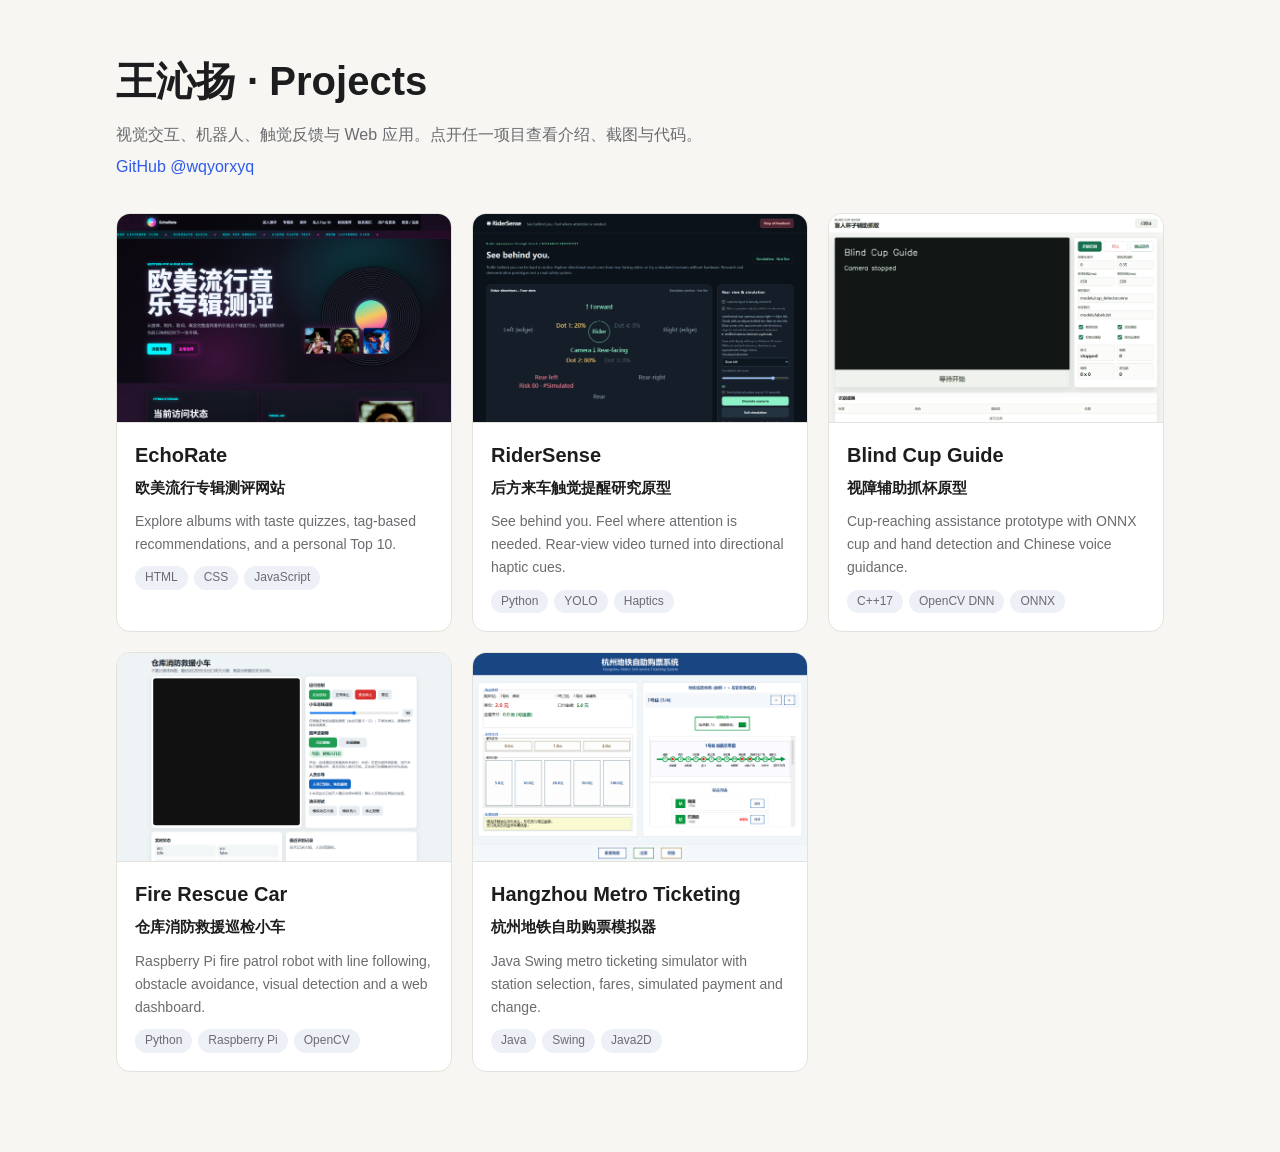
<file: index.html>
<!doctype html><html lang="zh-CN"><head><meta charset="utf-8">
<meta name="viewport" content="width=device-width,initial-scale=1">
<title>王沁扬 · Projects</title><meta name="description" content="王沁扬的项目合集：视觉交互、机器人、触觉反馈与 Web 应用。点开任一项目即可查看介绍、截图与代码。">
<meta property="og:type" content="website"><meta property="og:site_name" content="王沁扬 · Projects">
<meta property="og:title" content="王沁扬 · Projects"><meta property="og:description" content="王沁扬的项目合集：视觉交互、机器人、触觉反馈与 Web 应用。点开任一项目即可查看介绍、截图与代码。">
<meta property="og:url" content="https://wqyorxyq.github.io/"><meta property="og:image" content="https://wqyorxyq.github.io/assets/echorate.png">
<meta name="twitter:card" content="summary_large_image"><meta name="twitter:title" content="王沁扬 · Projects">
<meta name="twitter:description" content="王沁扬的项目合集：视觉交互、机器人、触觉反馈与 Web 应用。点开任一项目即可查看介绍、截图与代码。"><meta name="twitter:image" content="https://wqyorxyq.github.io/assets/echorate.png">
<link rel="stylesheet" href="style.css"></head><body>
<main class="wrap"><header class="hero"><h1>王沁扬 · Projects</h1>
<p>视觉交互、机器人、触觉反馈与 Web 应用。点开任一项目查看介绍、截图与代码。</p>
<p class="links"><a href="https://github.com/wqyorxyq">GitHub @wqyorxyq</a></p></header>
<section class="grid">
<a class="card" href="projects/echorate/">
  <img src="assets/echorate.png" alt="EchoRate 截图" loading="lazy">
  <div class="card-body"><h2>EchoRate</h2><p class="zh">欧美流行专辑测评网站</p>
  <p>Explore albums with taste quizzes, tag-based recommendations, and a personal Top 10.</p><div class="tags"><span class="tag">HTML</span><span class="tag">CSS</span><span class="tag">JavaScript</span></div></div>
</a>
<a class="card" href="projects/ridersense/">
  <img src="assets/ridersense.png" alt="RiderSense 截图" loading="lazy">
  <div class="card-body"><h2>RiderSense</h2><p class="zh">后方来车触觉提醒研究原型</p>
  <p>See behind you. Feel where attention is needed. Rear-view video turned into directional haptic cues.</p><div class="tags"><span class="tag">Python</span><span class="tag">YOLO</span><span class="tag">Haptics</span></div></div>
</a>
<a class="card" href="projects/blind-cup-guide/">
  <img src="assets/blindcup.png" alt="Blind Cup Guide 截图" loading="lazy">
  <div class="card-body"><h2>Blind Cup Guide</h2><p class="zh">视障辅助抓杯原型</p>
  <p>Cup-reaching assistance prototype with ONNX cup and hand detection and Chinese voice guidance.</p><div class="tags"><span class="tag">C++17</span><span class="tag">OpenCV DNN</span><span class="tag">ONNX</span></div></div>
</a>
<a class="card" href="projects/fire-rescue-car/">
  <img src="assets/firecar.png" alt="Fire Rescue Car 截图" loading="lazy">
  <div class="card-body"><h2>Fire Rescue Car</h2><p class="zh">仓库消防救援巡检小车</p>
  <p>Raspberry Pi fire patrol robot with line following, obstacle avoidance, visual detection and a web dashboard.</p><div class="tags"><span class="tag">Python</span><span class="tag">Raspberry Pi</span><span class="tag">OpenCV</span></div></div>
</a>
<a class="card" href="projects/hangzhou-metro/">
  <img src="assets/metro.png" alt="Hangzhou Metro Ticketing 截图" loading="lazy">
  <div class="card-body"><h2>Hangzhou Metro Ticketing</h2><p class="zh">杭州地铁自助购票模拟器</p>
  <p>Java Swing metro ticketing simulator with station selection, fares, simulated payment and change.</p><div class="tags"><span class="tag">Java</span><span class="tag">Swing</span><span class="tag">Java2D</span></div></div>
</a></section></main></body></html>
</file>
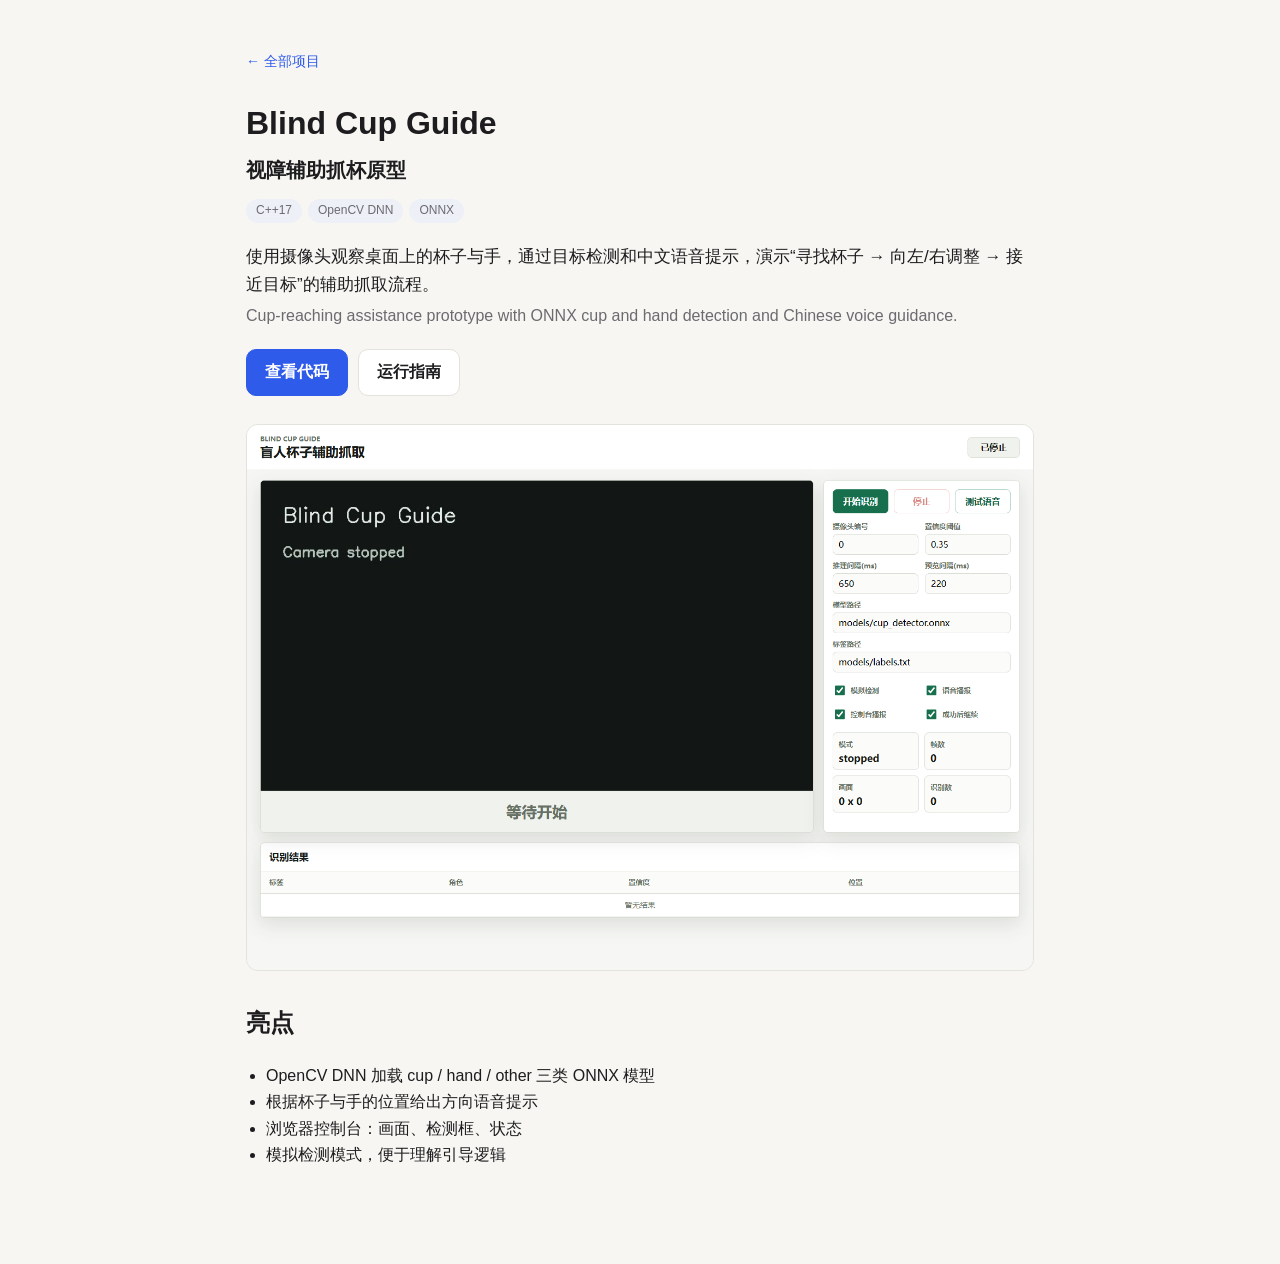
<file: projects/blind-cup-guide/index.html>
<!doctype html><html lang="zh-CN"><head><meta charset="utf-8">
<meta name="viewport" content="width=device-width,initial-scale=1">
<title>Blind Cup Guide · 视障辅助抓杯原型</title><meta name="description" content="使用摄像头观察桌面上的杯子与手，通过目标检测和中文语音提示，演示“寻找杯子 → 向左/右调整 → 接近目标”的辅助抓取流程。">
<meta property="og:type" content="website"><meta property="og:site_name" content="王沁扬 · Projects">
<meta property="og:title" content="Blind Cup Guide · 视障辅助抓杯原型"><meta property="og:description" content="使用摄像头观察桌面上的杯子与手，通过目标检测和中文语音提示，演示“寻找杯子 → 向左/右调整 → 接近目标”的辅助抓取流程。">
<meta property="og:url" content="https://wqyorxyq.github.io/projects/blind-cup-guide/"><meta property="og:image" content="https://wqyorxyq.github.io/assets/blindcup.png">
<meta name="twitter:card" content="summary_large_image"><meta name="twitter:title" content="Blind Cup Guide · 视障辅助抓杯原型">
<meta name="twitter:description" content="使用摄像头观察桌面上的杯子与手，通过目标检测和中文语音提示，演示“寻找杯子 → 向左/右调整 → 接近目标”的辅助抓取流程。"><meta name="twitter:image" content="https://wqyorxyq.github.io/assets/blindcup.png">
<link rel="stylesheet" href="../../style.css"></head><body>
<main class="wrap narrow"><a class="back" href="../../">← 全部项目</a>
<h1>Blind Cup Guide</h1><p class="zh big">视障辅助抓杯原型</p><div class="tags"><span class="tag">C++17</span><span class="tag">OpenCV DNN</span><span class="tag">ONNX</span></div>
<p class="lead">使用摄像头观察桌面上的杯子与手，通过目标检测和中文语音提示，演示“寻找杯子 → 向左/右调整 → 接近目标”的辅助抓取流程。</p><p class="en">Cup-reaching assistance prototype with ONNX cup and hand detection and Chinese voice guidance.</p>
<div class="btns"><a class="btn primary" href="https://github.com/wqyorxyq/BlindCupGuideCpp">查看代码</a><a class="btn" href="https://github.com/wqyorxyq/BlindCupGuideCpp#readme">运行指南</a></div>
<img class="shot" src="../../assets/blindcup.png" alt="Blind Cup Guide 截图">
<h2>亮点</h2><ul><li>OpenCV DNN 加载 cup / hand / other 三类 ONNX 模型</li><li>根据杯子与手的位置给出方向语音提示</li><li>浏览器控制台：画面、检测框、状态</li><li>模拟检测模式，便于理解引导逻辑</li></ul></main></body></html>
</file>
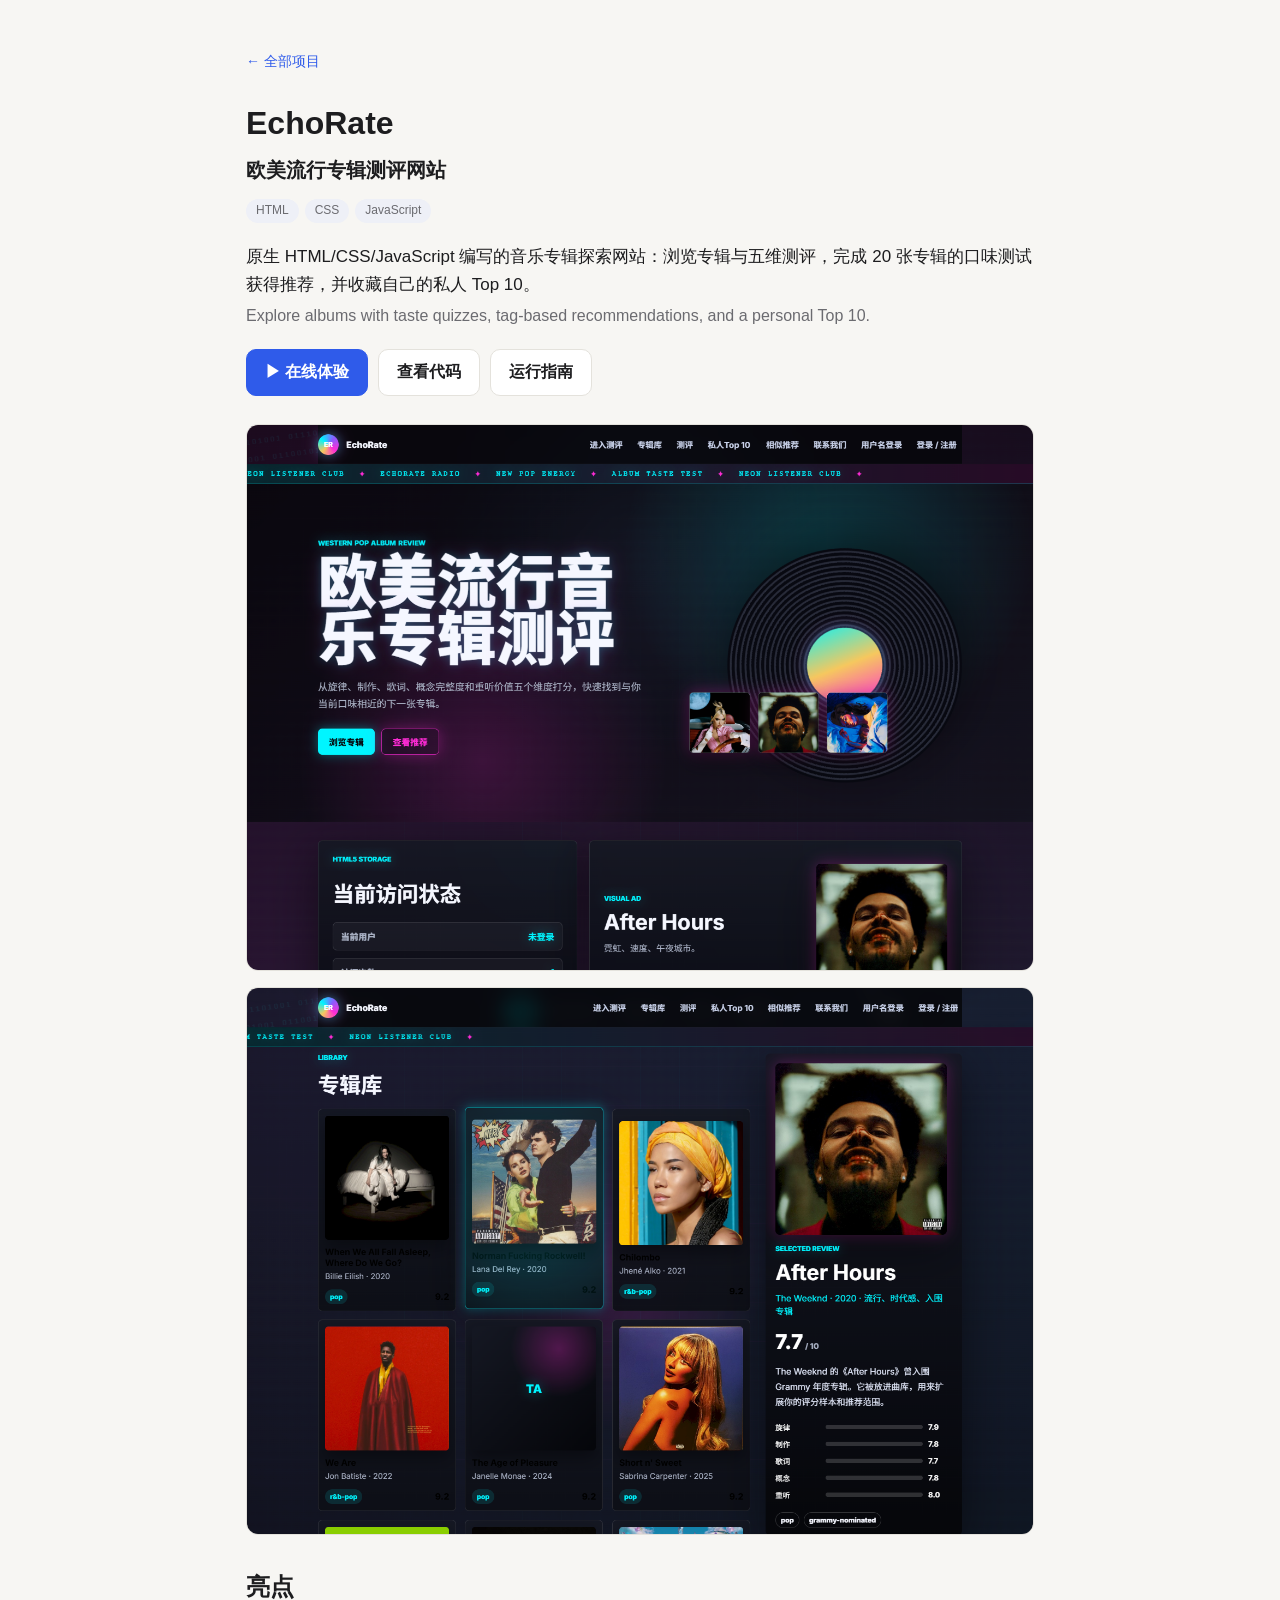
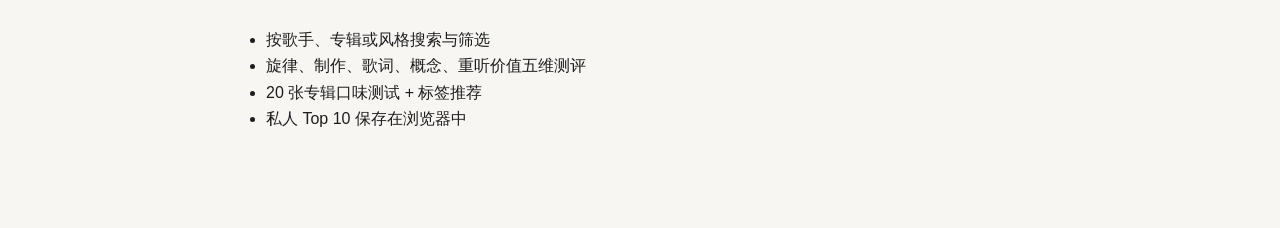
<file: projects/echorate/index.html>
<!doctype html><html lang="zh-CN"><head><meta charset="utf-8">
<meta name="viewport" content="width=device-width,initial-scale=1">
<title>EchoRate · 欧美流行专辑测评网站</title><meta name="description" content="原生 HTML/CSS/JavaScript 编写的音乐专辑探索网站：浏览专辑与五维测评，完成 20 张专辑的口味测试获得推荐，并收藏自己的私人 Top 10。">
<meta property="og:type" content="website"><meta property="og:site_name" content="王沁扬 · Projects">
<meta property="og:title" content="EchoRate · 欧美流行专辑测评网站"><meta property="og:description" content="原生 HTML/CSS/JavaScript 编写的音乐专辑探索网站：浏览专辑与五维测评，完成 20 张专辑的口味测试获得推荐，并收藏自己的私人 Top 10。">
<meta property="og:url" content="https://wqyorxyq.github.io/projects/echorate/"><meta property="og:image" content="https://wqyorxyq.github.io/assets/echorate.png">
<meta name="twitter:card" content="summary_large_image"><meta name="twitter:title" content="EchoRate · 欧美流行专辑测评网站">
<meta name="twitter:description" content="原生 HTML/CSS/JavaScript 编写的音乐专辑探索网站：浏览专辑与五维测评，完成 20 张专辑的口味测试获得推荐，并收藏自己的私人 Top 10。"><meta name="twitter:image" content="https://wqyorxyq.github.io/assets/echorate.png">
<link rel="stylesheet" href="../../style.css"></head><body>
<main class="wrap narrow"><a class="back" href="../../">← 全部项目</a>
<h1>EchoRate</h1><p class="zh big">欧美流行专辑测评网站</p><div class="tags"><span class="tag">HTML</span><span class="tag">CSS</span><span class="tag">JavaScript</span></div>
<p class="lead">原生 HTML/CSS/JavaScript 编写的音乐专辑探索网站：浏览专辑与五维测评，完成 20 张专辑的口味测试获得推荐，并收藏自己的私人 Top 10。</p><p class="en">Explore albums with taste quizzes, tag-based recommendations, and a personal Top 10.</p>
<div class="btns"><a class="btn primary" href="https://wqyorxyq.github.io/echorate/">▶ 在线体验</a><a class="btn" href="https://github.com/wqyorxyq/echorate">查看代码</a><a class="btn" href="https://github.com/wqyorxyq/echorate#readme">运行指南</a></div>
<img class="shot" src="../../assets/echorate.png" alt="EchoRate 截图"><img class="shot" src="../../assets/echorate-library.png" alt="EchoRate 截图">
<h2>亮点</h2><ul><li>按歌手、专辑或风格搜索与筛选</li><li>旋律、制作、歌词、概念、重听价值五维测评</li><li>20 张专辑口味测试 + 标签推荐</li><li>私人 Top 10 保存在浏览器中</li></ul></main></body></html>
</file>
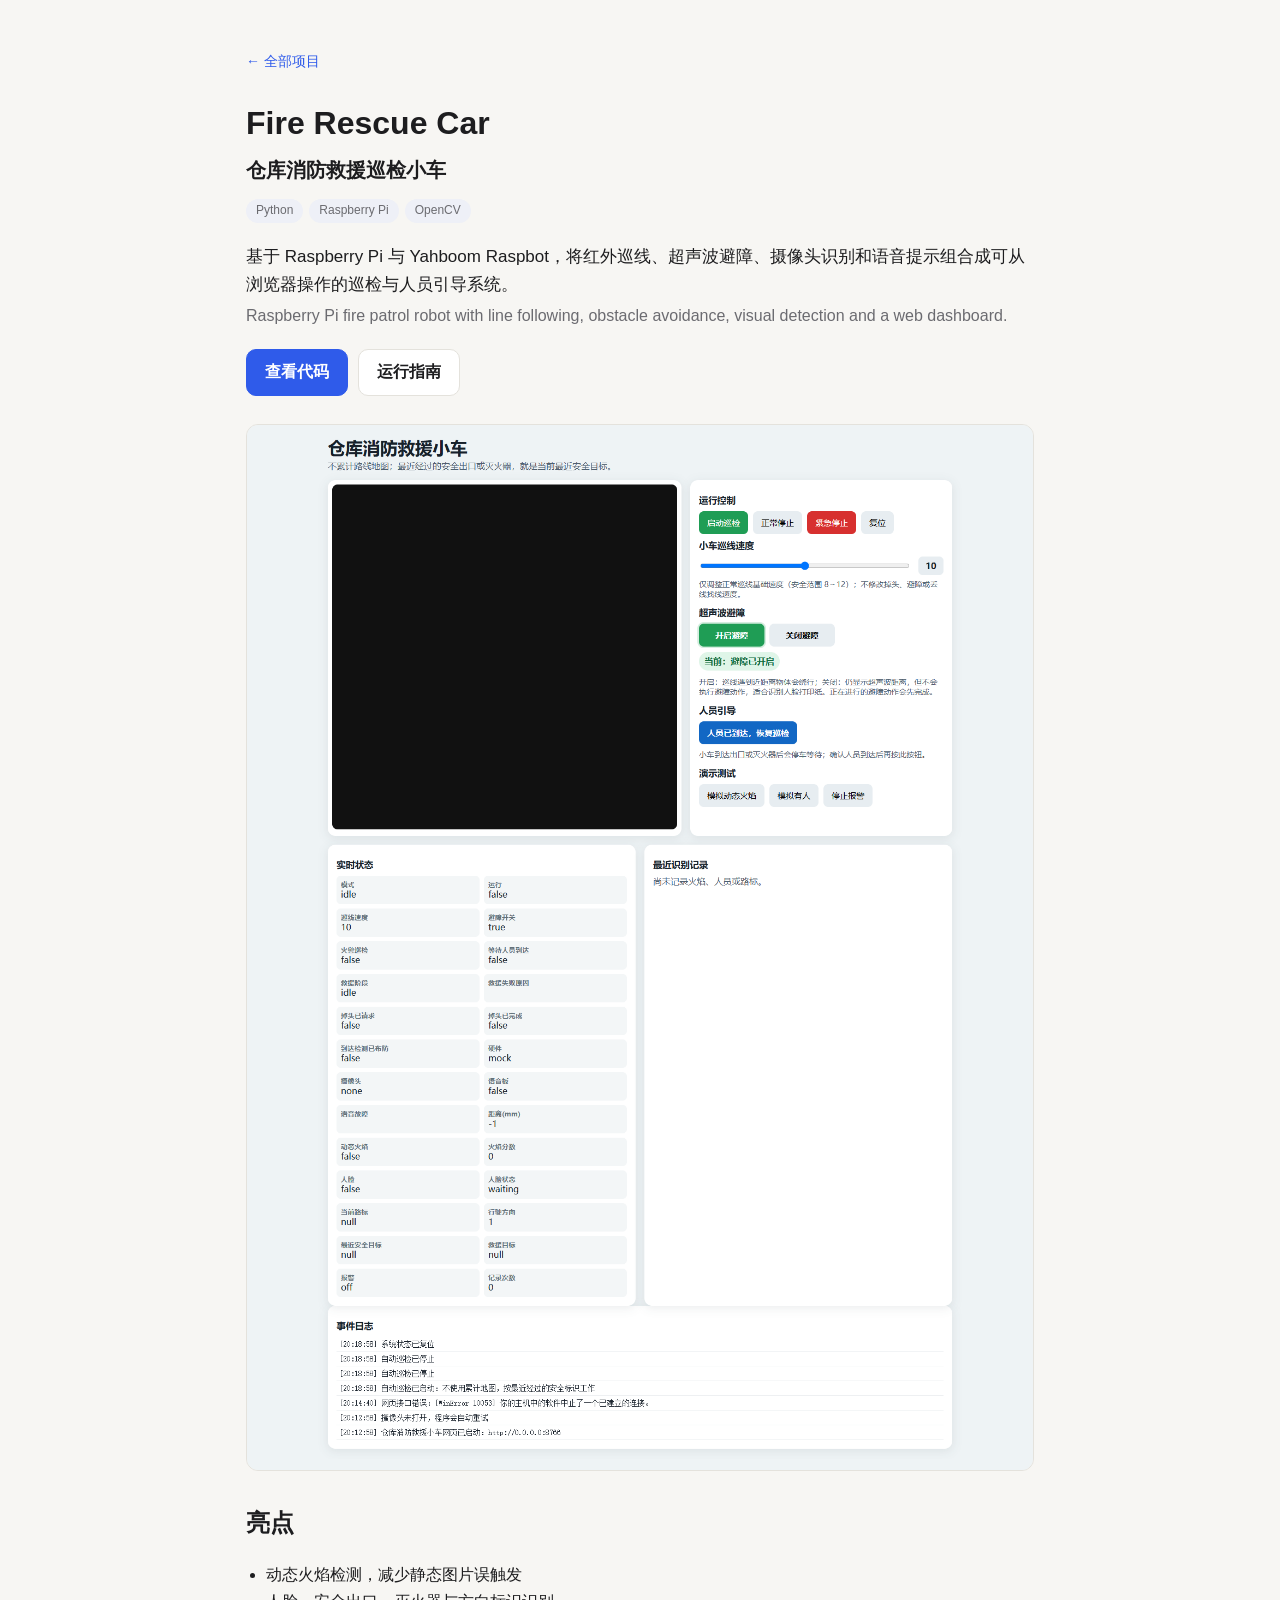
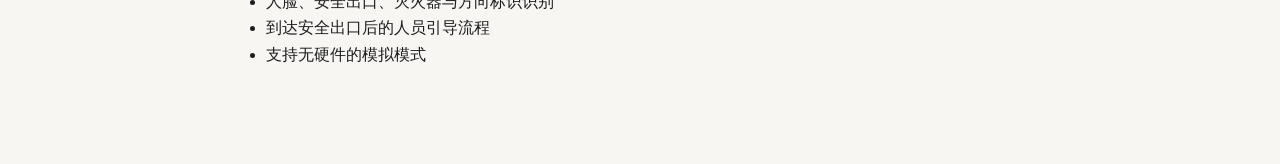
<file: projects/fire-rescue-car/index.html>
<!doctype html><html lang="zh-CN"><head><meta charset="utf-8">
<meta name="viewport" content="width=device-width,initial-scale=1">
<title>Fire Rescue Car · 仓库消防救援巡检小车</title><meta name="description" content="基于 Raspberry Pi 与 Yahboom Raspbot，将红外巡线、超声波避障、摄像头识别和语音提示组合成可从浏览器操作的巡检与人员引导系统。">
<meta property="og:type" content="website"><meta property="og:site_name" content="王沁扬 · Projects">
<meta property="og:title" content="Fire Rescue Car · 仓库消防救援巡检小车"><meta property="og:description" content="基于 Raspberry Pi 与 Yahboom Raspbot，将红外巡线、超声波避障、摄像头识别和语音提示组合成可从浏览器操作的巡检与人员引导系统。">
<meta property="og:url" content="https://wqyorxyq.github.io/projects/fire-rescue-car/"><meta property="og:image" content="https://wqyorxyq.github.io/assets/firecar.png">
<meta name="twitter:card" content="summary_large_image"><meta name="twitter:title" content="Fire Rescue Car · 仓库消防救援巡检小车">
<meta name="twitter:description" content="基于 Raspberry Pi 与 Yahboom Raspbot，将红外巡线、超声波避障、摄像头识别和语音提示组合成可从浏览器操作的巡检与人员引导系统。"><meta name="twitter:image" content="https://wqyorxyq.github.io/assets/firecar.png">
<link rel="stylesheet" href="../../style.css"></head><body>
<main class="wrap narrow"><a class="back" href="../../">← 全部项目</a>
<h1>Fire Rescue Car</h1><p class="zh big">仓库消防救援巡检小车</p><div class="tags"><span class="tag">Python</span><span class="tag">Raspberry Pi</span><span class="tag">OpenCV</span></div>
<p class="lead">基于 Raspberry Pi 与 Yahboom Raspbot，将红外巡线、超声波避障、摄像头识别和语音提示组合成可从浏览器操作的巡检与人员引导系统。</p><p class="en">Raspberry Pi fire patrol robot with line following, obstacle avoidance, visual detection and a web dashboard.</p>
<div class="btns"><a class="btn primary" href="https://github.com/wqyorxyq/warehouse-fire-rescue-car">查看代码</a><a class="btn" href="https://github.com/wqyorxyq/warehouse-fire-rescue-car#readme">运行指南</a></div>
<img class="shot" src="../../assets/firecar.png" alt="Fire Rescue Car 截图">
<h2>亮点</h2><ul><li>动态火焰检测，减少静态图片误触发</li><li>人脸、安全出口、灭火器与方向标识识别</li><li>到达安全出口后的人员引导流程</li><li>支持无硬件的模拟模式</li></ul></main></body></html>
</file>
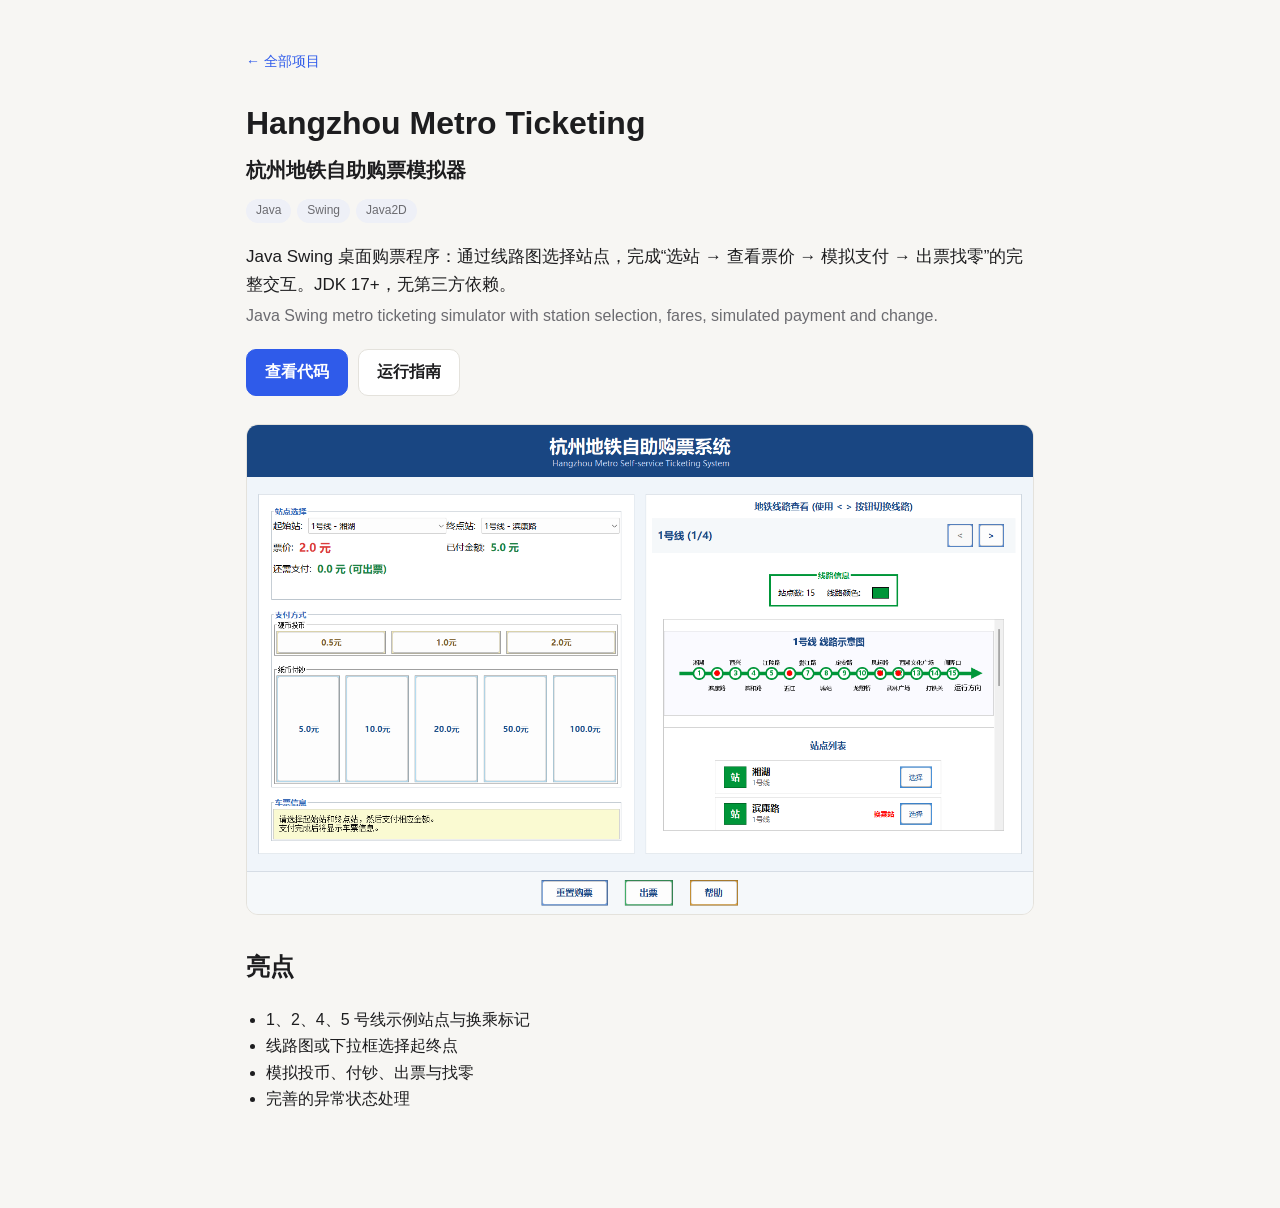
<file: projects/hangzhou-metro/index.html>
<!doctype html><html lang="zh-CN"><head><meta charset="utf-8">
<meta name="viewport" content="width=device-width,initial-scale=1">
<title>Hangzhou Metro Ticketing · 杭州地铁自助购票模拟器</title><meta name="description" content="Java Swing 桌面购票程序：通过线路图选择站点，完成“选站 → 查看票价 → 模拟支付 → 出票找零”的完整交互。JDK 17+，无第三方依赖。">
<meta property="og:type" content="website"><meta property="og:site_name" content="王沁扬 · Projects">
<meta property="og:title" content="Hangzhou Metro Ticketing · 杭州地铁自助购票模拟器"><meta property="og:description" content="Java Swing 桌面购票程序：通过线路图选择站点，完成“选站 → 查看票价 → 模拟支付 → 出票找零”的完整交互。JDK 17+，无第三方依赖。">
<meta property="og:url" content="https://wqyorxyq.github.io/projects/hangzhou-metro/"><meta property="og:image" content="https://wqyorxyq.github.io/assets/metro.png">
<meta name="twitter:card" content="summary_large_image"><meta name="twitter:title" content="Hangzhou Metro Ticketing · 杭州地铁自助购票模拟器">
<meta name="twitter:description" content="Java Swing 桌面购票程序：通过线路图选择站点，完成“选站 → 查看票价 → 模拟支付 → 出票找零”的完整交互。JDK 17+，无第三方依赖。"><meta name="twitter:image" content="https://wqyorxyq.github.io/assets/metro.png">
<link rel="stylesheet" href="../../style.css"></head><body>
<main class="wrap narrow"><a class="back" href="../../">← 全部项目</a>
<h1>Hangzhou Metro Ticketing</h1><p class="zh big">杭州地铁自助购票模拟器</p><div class="tags"><span class="tag">Java</span><span class="tag">Swing</span><span class="tag">Java2D</span></div>
<p class="lead">Java Swing 桌面购票程序：通过线路图选择站点，完成“选站 → 查看票价 → 模拟支付 → 出票找零”的完整交互。JDK 17+，无第三方依赖。</p><p class="en">Java Swing metro ticketing simulator with station selection, fares, simulated payment and change.</p>
<div class="btns"><a class="btn primary" href="https://github.com/wqyorxyq/hangzhou-metro-ticket-system">查看代码</a><a class="btn" href="https://github.com/wqyorxyq/hangzhou-metro-ticket-system#readme">运行指南</a></div>
<img class="shot" src="../../assets/metro.png" alt="Hangzhou Metro Ticketing 截图">
<h2>亮点</h2><ul><li>1、2、4、5 号线示例站点与换乘标记</li><li>线路图或下拉框选择起终点</li><li>模拟投币、付钞、出票与找零</li><li>完善的异常状态处理</li></ul></main></body></html>
</file>
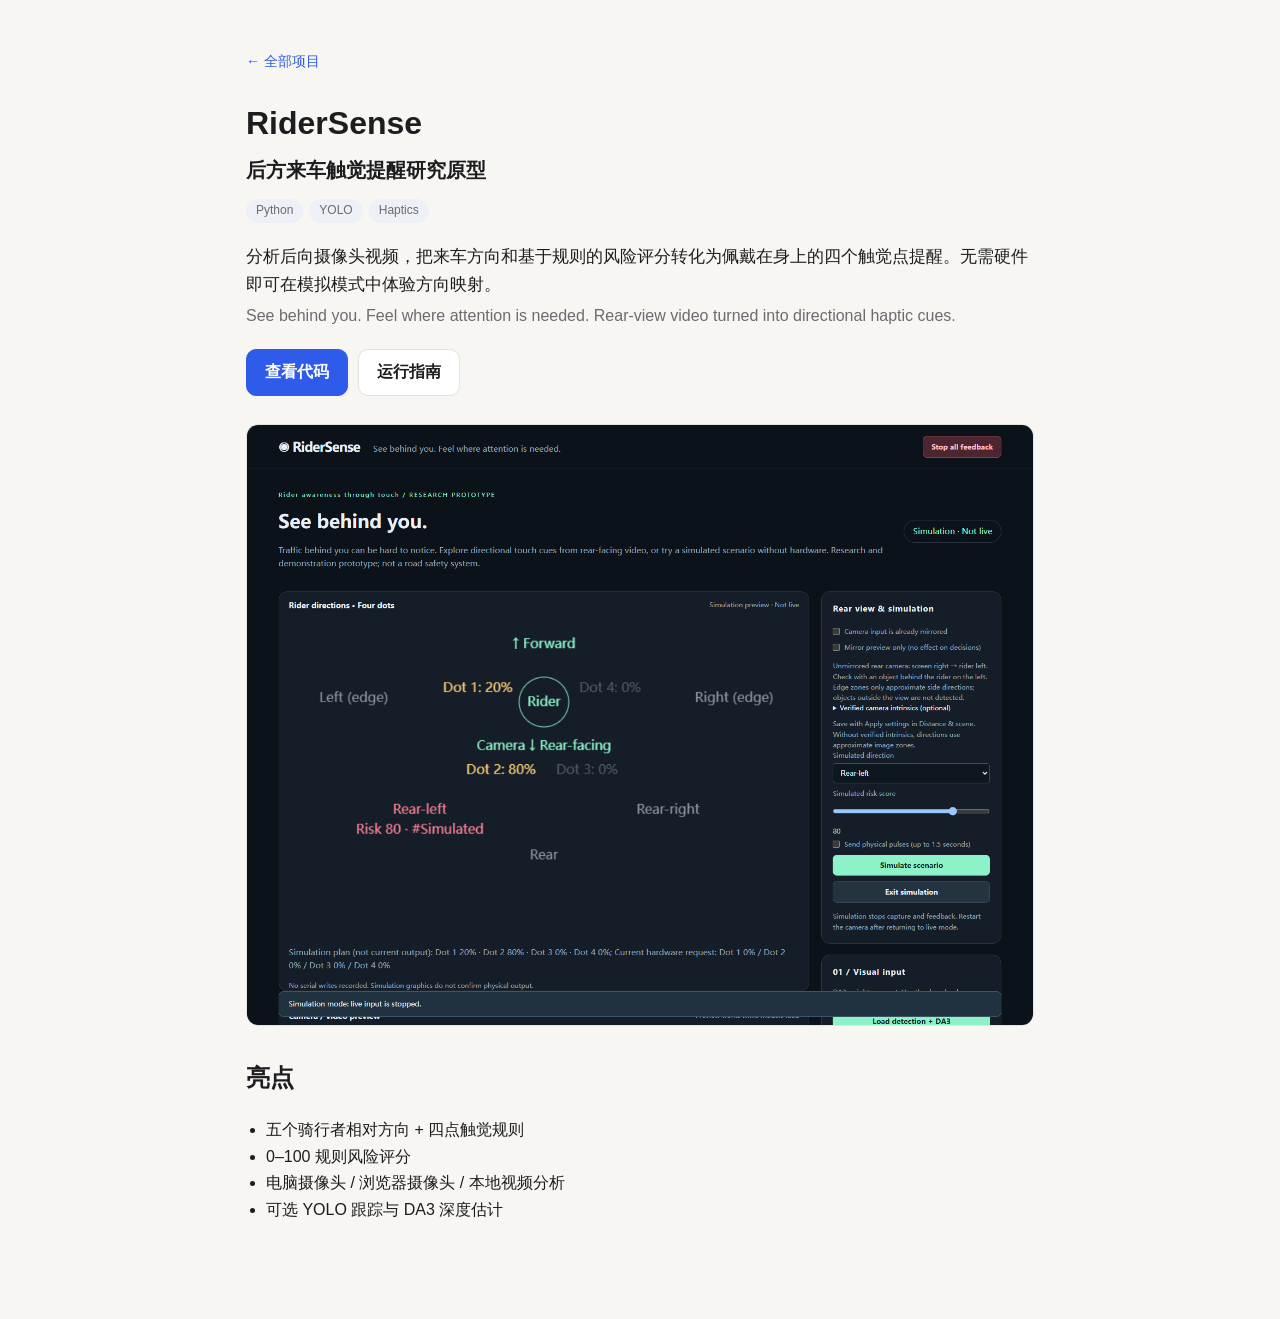
<file: projects/ridersense/index.html>
<!doctype html><html lang="zh-CN"><head><meta charset="utf-8">
<meta name="viewport" content="width=device-width,initial-scale=1">
<title>RiderSense · 后方来车触觉提醒研究原型</title><meta name="description" content="分析后向摄像头视频，把来车方向和基于规则的风险评分转化为佩戴在身上的四个触觉点提醒。无需硬件即可在模拟模式中体验方向映射。">
<meta property="og:type" content="website"><meta property="og:site_name" content="王沁扬 · Projects">
<meta property="og:title" content="RiderSense · 后方来车触觉提醒研究原型"><meta property="og:description" content="分析后向摄像头视频，把来车方向和基于规则的风险评分转化为佩戴在身上的四个触觉点提醒。无需硬件即可在模拟模式中体验方向映射。">
<meta property="og:url" content="https://wqyorxyq.github.io/projects/ridersense/"><meta property="og:image" content="https://wqyorxyq.github.io/assets/ridersense.png">
<meta name="twitter:card" content="summary_large_image"><meta name="twitter:title" content="RiderSense · 后方来车触觉提醒研究原型">
<meta name="twitter:description" content="分析后向摄像头视频，把来车方向和基于规则的风险评分转化为佩戴在身上的四个触觉点提醒。无需硬件即可在模拟模式中体验方向映射。"><meta name="twitter:image" content="https://wqyorxyq.github.io/assets/ridersense.png">
<link rel="stylesheet" href="../../style.css"></head><body>
<main class="wrap narrow"><a class="back" href="../../">← 全部项目</a>
<h1>RiderSense</h1><p class="zh big">后方来车触觉提醒研究原型</p><div class="tags"><span class="tag">Python</span><span class="tag">YOLO</span><span class="tag">Haptics</span></div>
<p class="lead">分析后向摄像头视频，把来车方向和基于规则的风险评分转化为佩戴在身上的四个触觉点提醒。无需硬件即可在模拟模式中体验方向映射。</p><p class="en">See behind you. Feel where attention is needed. Rear-view video turned into directional haptic cues.</p>
<div class="btns"><a class="btn primary" href="https://github.com/wqyorxyq/ridersense">查看代码</a><a class="btn" href="https://github.com/wqyorxyq/ridersense#readme">运行指南</a></div>
<img class="shot" src="../../assets/ridersense.png" alt="RiderSense 截图">
<h2>亮点</h2><ul><li>五个骑行者相对方向 + 四点触觉规则</li><li>0–100 规则风险评分</li><li>电脑摄像头 / 浏览器摄像头 / 本地视频分析</li><li>可选 YOLO 跟踪与 DA3 深度估计</li></ul></main></body></html>
</file>
<file: style.css>
:root{--bg:#f7f6f3;--card:#fff;--text:#1d1d1f;--muted:#6b6b70;--line:#e4e2dc;--accent:#2f5bea;--tag:#eef0f7}
@media (prefers-color-scheme:dark){:root{--bg:#121214;--card:#1c1c20;--text:#ececef;--muted:#9a9aa3;--line:#2c2c33;--accent:#7d9bff;--tag:#262a38}}
*{box-sizing:border-box}
body{margin:0;background:var(--bg);color:var(--text);font:16px/1.65 -apple-system,"Segoe UI","PingFang SC","Microsoft YaHei",sans-serif}
a{color:var(--accent);text-decoration:none}
.wrap{max-width:1080px;margin:0 auto;padding:48px 16px 80px}
.wrap.narrow{max-width:820px}
.hero h1{font-size:clamp(28px,5vw,40px);margin:0 0 8px}
.hero p{color:var(--muted);margin:0 0 6px}
.grid{display:grid;grid-template-columns:repeat(auto-fill,minmax(300px,1fr));gap:20px;margin-top:32px}
.card{display:flex;flex-direction:column;background:var(--card);border:1px solid var(--line);border-radius:14px;overflow:hidden;color:inherit;transition:transform .15s,box-shadow .15s}
.card:hover{transform:translateY(-3px);box-shadow:0 10px 28px rgba(0,0,0,.1)}
.card img{width:100%;aspect-ratio:16/10;object-fit:cover;object-position:top;border-bottom:1px solid var(--line)}
.card-body{padding:16px 18px 18px}
.card h2{font-size:20px;margin:0}
.card p{margin:4px 0 10px;color:var(--muted);font-size:14px}
.card p.zh{color:var(--text);font-weight:600;font-size:15px}
.tags{display:flex;flex-wrap:wrap;gap:6px}
.tag{background:var(--tag);border-radius:999px;padding:2px 10px;font-size:12px;color:var(--muted)}
.back{display:inline-block;margin-bottom:24px;font-size:14px}
h1{margin:0}
.zh.big{font-size:20px;font-weight:600;margin:4px 0 12px}
.lead{font-size:17px;margin:20px 0 4px}
.en{color:var(--muted);margin:0 0 20px}
.btns{display:flex;flex-wrap:wrap;gap:10px;margin-bottom:28px}
.btn{border:1px solid var(--line);background:var(--card);padding:9px 18px;border-radius:10px;font-weight:600;color:var(--text)}
.btn.primary{background:var(--accent);border-color:var(--accent);color:#fff}
.shot{width:100%;border:1px solid var(--line);border-radius:12px;margin-bottom:16px;display:block}
h2{margin-top:32px}
ul{padding-left:20px}
</file>
